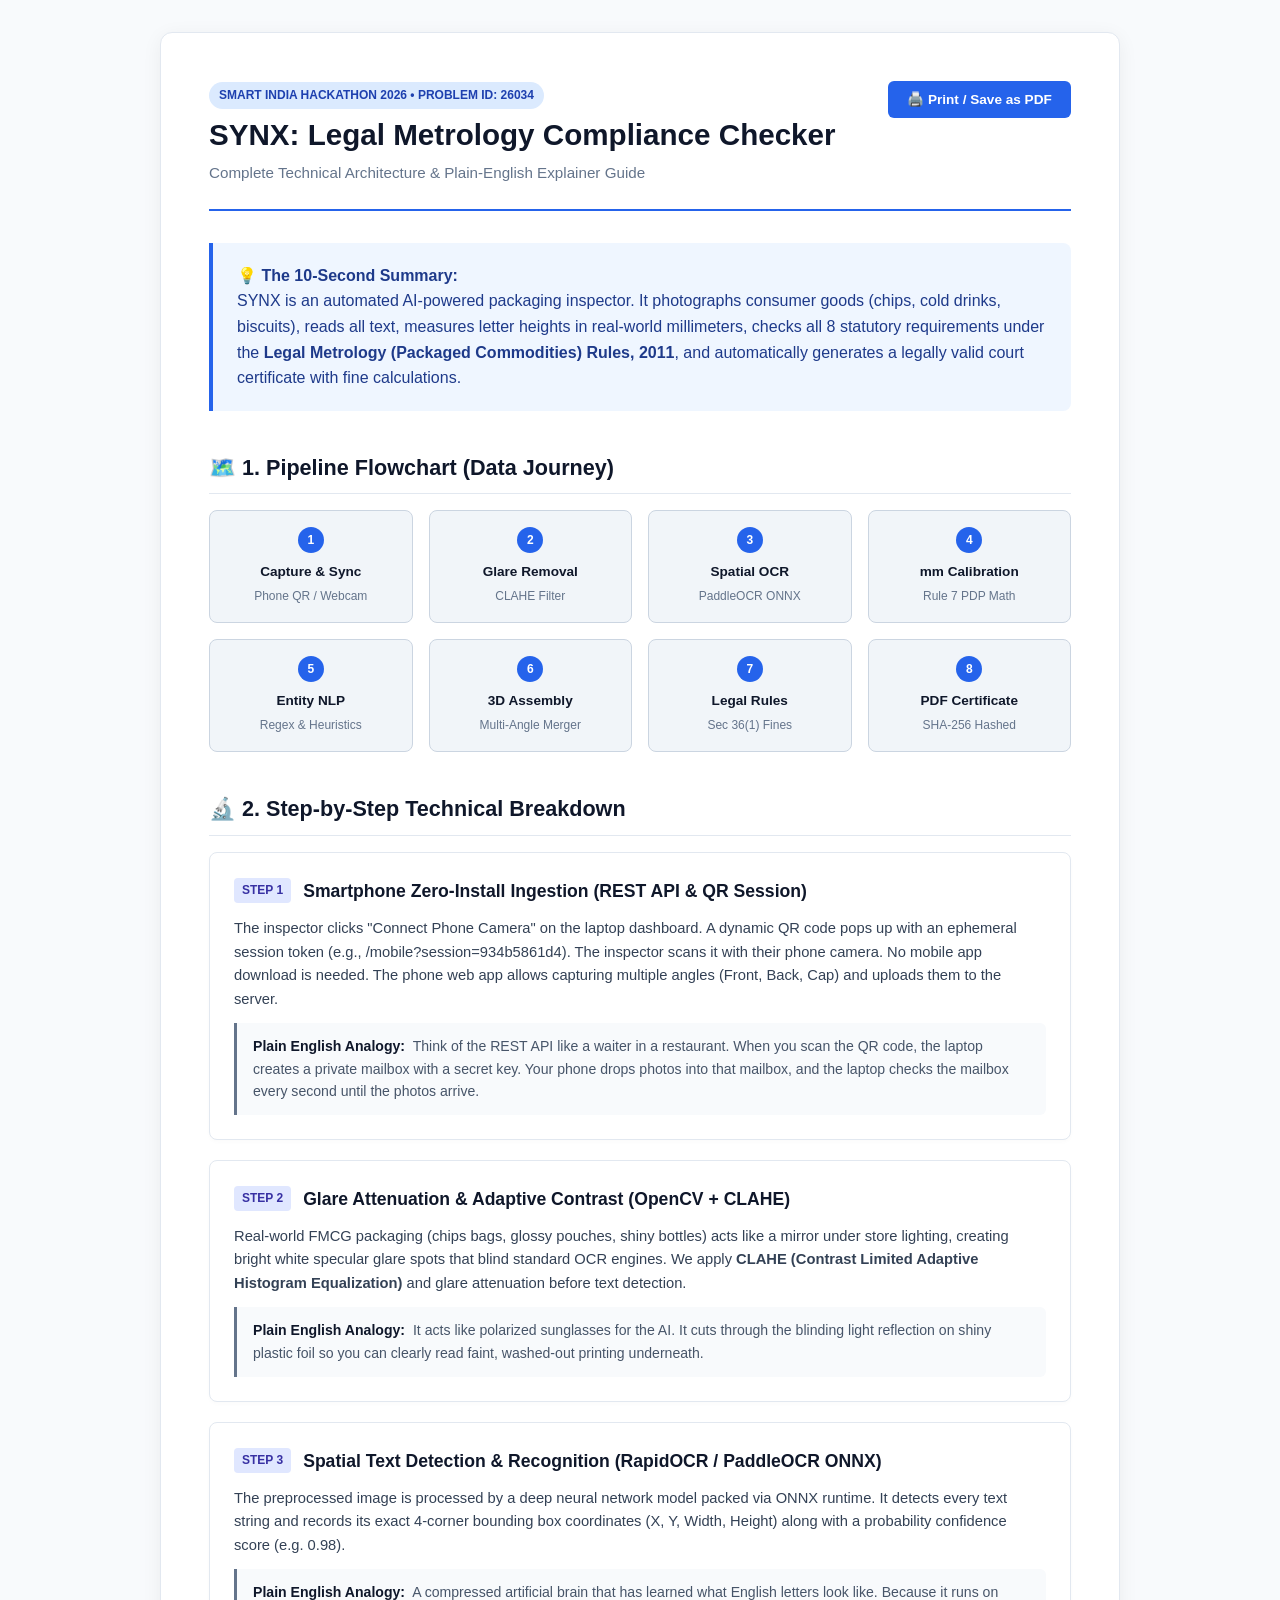
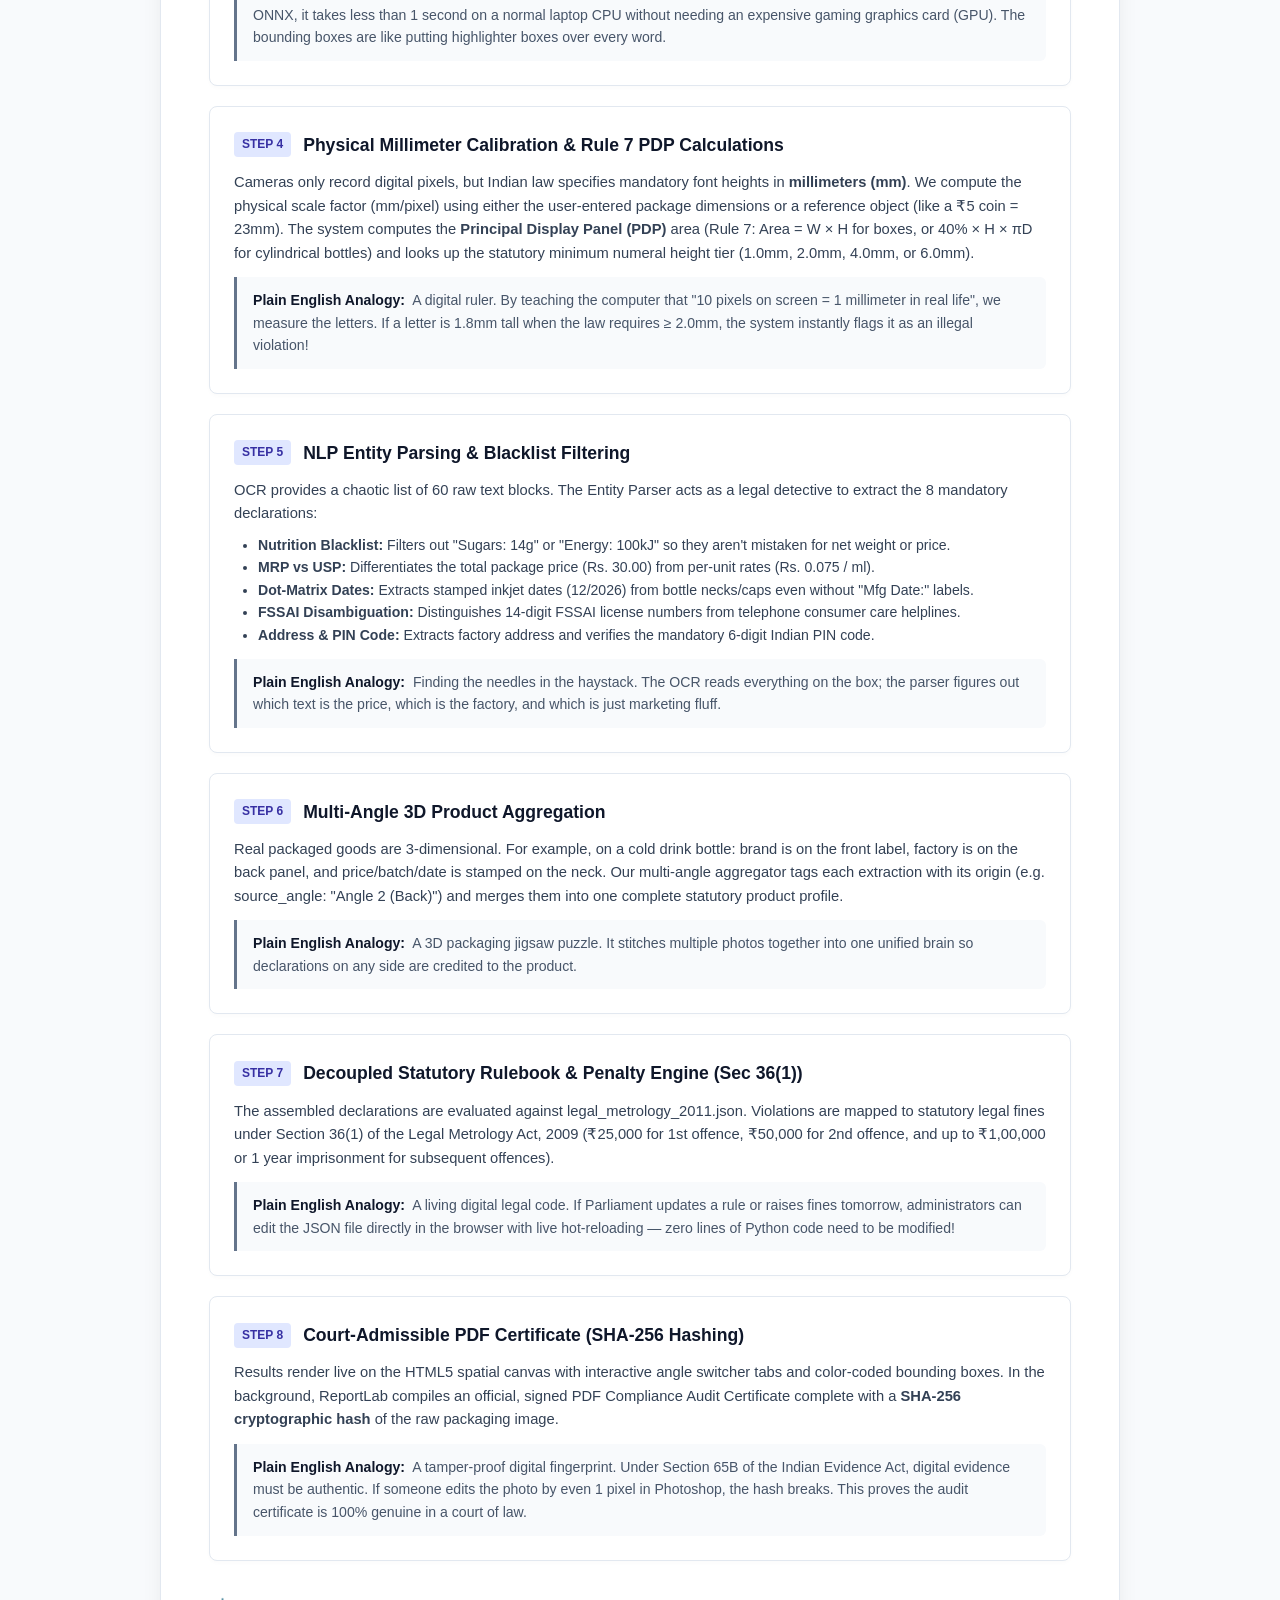
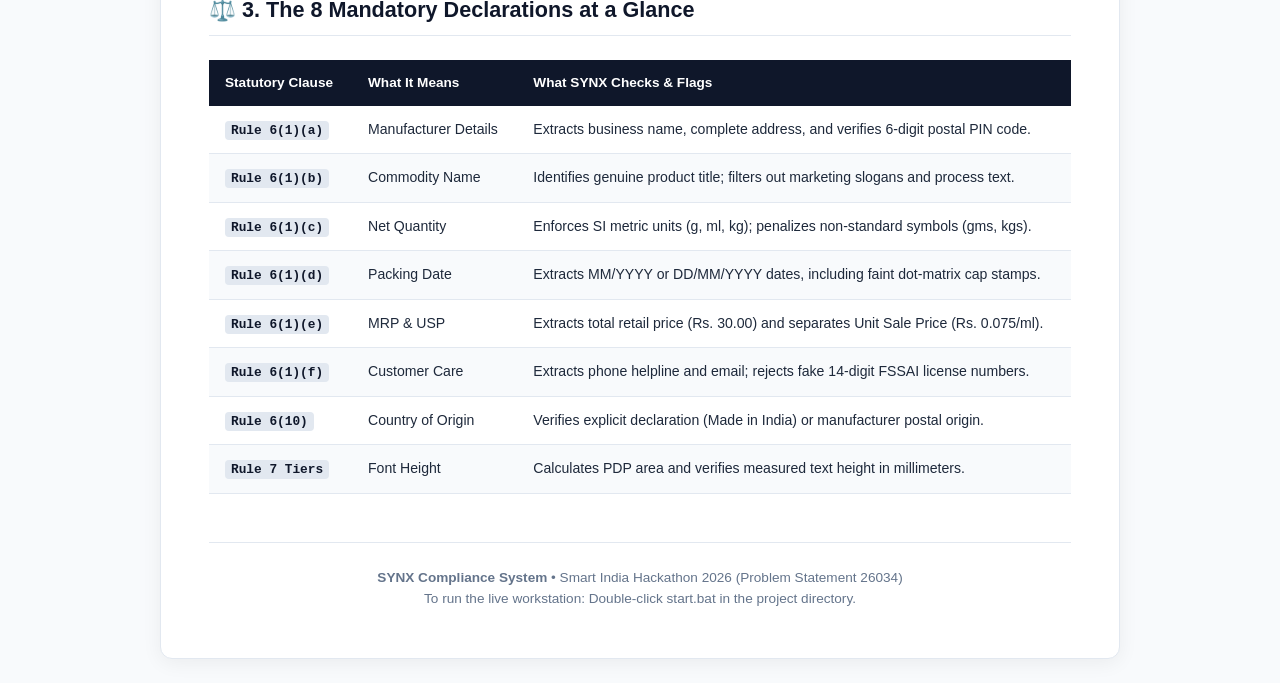
<file: SYNX_System_Explainer.html>
﻿<!DOCTYPE html>
<html lang="en">
<head>
  <meta charset="UTF-8">
  <meta name="viewport" content="width=device-width, initial-scale=1.0">
  <title>SYNX - System Architecture & Technical Explainer</title>
  <style>
    :root {
      --primary: #0f172a;
      --accent: #2563eb;
      --accent-light: #eff6ff;
      --text: #1e293b;
      --text-muted: #64748b;
      --bg: #f8fafc;
      --card-bg: #ffffff;
      --border: #e2e8f0;
      --pass: #10b981;
      --fail: #ef4444;
      --warn: #f59e0b;
    }
    * { box-sizing: border-box; margin: 0; padding: 0; font-family: -apple-system, BlinkMacSystemFont, "Segoe UI", Roboto, Helvetica, Arial, sans-serif; }
    body { background: var(--bg); color: var(--text); line-height: 1.6; padding: 2rem 1rem; }
    .container { max-width: 960px; margin: 0 auto; background: var(--card-bg); padding: 3rem; border-radius: 12px; box-shadow: 0 4px 20px rgba(0,0,0,0.06); border: 1px solid var(--border); }
    
    .header-bar { border-bottom: 2px solid var(--accent); padding-bottom: 1.5rem; margin-bottom: 2rem; display: flex; justify-content: space-between; align-items: flex-start; }
    .badge { display: inline-block; background: #dbeafe; color: #1e40af; font-size: 0.75rem; font-weight: 700; padding: 4px 10px; border-radius: 9999px; text-transform: uppercase; margin-bottom: 0.5rem; }
    h1 { font-size: 1.85rem; color: var(--primary); font-weight: 800; line-height: 1.25; }
    .subtitle { color: var(--text-muted); font-size: 0.95rem; margin-top: 0.4rem; }
    
    .btn-print { background: var(--accent); color: white; border: none; padding: 0.65rem 1.2rem; border-radius: 6px; font-weight: 600; font-size: 0.85rem; cursor: pointer; display: inline-flex; align-items: center; gap: 0.5rem; transition: background 0.2s; }
    .btn-print:hover { background: #1d4ed8; }

    .summary-box { background: var(--accent-light); border-left: 4px solid var(--accent); padding: 1.25rem 1.5rem; border-radius: 0 8px 8px 0; margin-bottom: 2.5rem; font-size: 1rem; color: #1e3a8a; }
    
    h2 { font-size: 1.35rem; color: var(--primary); margin: 2rem 0 1rem; display: flex; align-items: center; gap: 0.5rem; border-bottom: 1px solid var(--border); padding-bottom: 0.5rem; }
    
    /* Visual Diagram */
    .flow-grid { display: grid; grid-template-columns: repeat(4, 1fr); gap: 1rem; margin-bottom: 2.5rem; }
    .flow-step { background: #f1f5f9; border: 1px solid #cbd5e1; border-radius: 8px; padding: 1rem; text-align: center; position: relative; }
    .flow-num { width: 26px; height: 26px; background: var(--accent); color: white; border-radius: 50%; display: flex; align-items: center; justify-content: center; font-size: 0.75rem; font-weight: 700; margin: 0 auto 0.5rem; }
    .flow-title { font-size: 0.85rem; font-weight: 700; color: var(--primary); }
    .flow-sub { font-size: 0.75rem; color: var(--text-muted); margin-top: 0.25rem; }

    /* Step Cards */
    .step-card { background: white; border: 1px solid var(--border); border-radius: 8px; padding: 1.5rem; margin-bottom: 1.25rem; box-shadow: 0 2px 4px rgba(0,0,0,0.02); }
    .step-header { display: flex; align-items: center; gap: 0.75rem; margin-bottom: 0.75rem; }
    .step-badge { background: #e0e7ff; color: #3730a3; font-weight: 700; font-size: 0.75rem; padding: 3px 8px; border-radius: 4px; }
    .step-heading { font-size: 1.1rem; font-weight: 700; color: var(--primary); }
    .step-body { font-size: 0.92rem; color: #334155; }
    
    .analogy-box { background: #f8fafc; border-left: 3px solid #64748b; padding: 0.75rem 1rem; margin-top: 0.75rem; font-size: 0.88rem; border-radius: 0 6px 6px 0; color: #475569; }
    .analogy-label { font-weight: 700; color: #0f172a; margin-right: 0.25rem; }

    /* Tables */
    .styled-table { width: 100%; border-collapse: collapse; margin: 1.5rem 0 2.5rem; font-size: 0.88rem; }
    .styled-table th { background: #0f172a; color: white; text-align: left; padding: 0.75rem 1rem; font-weight: 600; font-size: 0.85rem; }
    .styled-table td { padding: 0.75rem 1rem; border-bottom: 1px solid var(--border); vertical-align: top; }
    .styled-table tr:nth-child(even) { background: #f8fafc; }
    .rule-tag { background: #e2e8f0; color: #0f172a; font-family: monospace; font-size: 0.8rem; font-weight: 700; padding: 2px 6px; border-radius: 4px; }

    /* Footer */
    .footer { margin-top: 3rem; border-top: 1px solid var(--border); padding-top: 1.5rem; text-align: center; color: var(--text-muted); font-size: 0.85rem; }

    @media print {
      body { background: white; padding: 0; }
      .container { border: none; box-shadow: none; padding: 0; max-width: 100%; }
      .btn-print { display: none; }
      .step-card { page-break-inside: avoid; border: 1px solid #ccc; }
      .styled-table { page-break-inside: avoid; }
    }
    @media (max-width: 768px) {
      .container { padding: 1.5rem; }
      .flow-grid { grid-template-columns: repeat(2, 1fr); }
      .header-bar { flex-direction: column; gap: 1rem; }
    }
  </style>
</head>
<body>

  <div class="container">

    <div class="header-bar">
      <div>
        <span class="badge">Smart India Hackathon 2026 • Problem ID: 26034</span>
        <h1>SYNX: Legal Metrology Compliance Checker</h1>
        <div class="subtitle">Complete Technical Architecture & Plain-English Explainer Guide</div>
      </div>
      <button class="btn-print" onclick="window.print()">🖨️ Print / Save as PDF</button>
    </div>

    <div class="summary-box">
      <b>💡 The 10-Second Summary:</b><br>
      SYNX is an automated AI-powered packaging inspector. It photographs consumer goods (chips, cold drinks, biscuits), 
      reads all text, measures letter heights in real-world millimeters, checks all 8 statutory requirements under the 
      <b>Legal Metrology (Packaged Commodities) Rules, 2011</b>, and automatically generates a legally valid court certificate with fine calculations.
    </div>

    <h2>🗺️ 1. Pipeline Flowchart (Data Journey)</h2>
    <div class="flow-grid">
      <div class="flow-step">
        <div class="flow-num">1</div>
        <div class="flow-title">Capture & Sync</div>
        <div class="flow-sub">Phone QR / Webcam</div>
      </div>
      <div class="flow-step">
        <div class="flow-num">2</div>
        <div class="flow-title">Glare Removal</div>
        <div class="flow-sub">CLAHE Filter</div>
      </div>
      <div class="flow-step">
        <div class="flow-num">3</div>
        <div class="flow-title">Spatial OCR</div>
        <div class="flow-sub">PaddleOCR ONNX</div>
      </div>
      <div class="flow-step">
        <div class="flow-num">4</div>
        <div class="flow-title">mm Calibration</div>
        <div class="flow-sub">Rule 7 PDP Math</div>
      </div>
      <div class="flow-step">
        <div class="flow-num">5</div>
        <div class="flow-title">Entity NLP</div>
        <div class="flow-sub">Regex & Heuristics</div>
      </div>
      <div class="flow-step">
        <div class="flow-num">6</div>
        <div class="flow-title">3D Assembly</div>
        <div class="flow-sub">Multi-Angle Merger</div>
      </div>
      <div class="flow-step">
        <div class="flow-num">7</div>
        <div class="flow-title">Legal Rules</div>
        <div class="flow-sub">Sec 36(1) Fines</div>
      </div>
      <div class="flow-step">
        <div class="flow-num">8</div>
        <div class="flow-title">PDF Certificate</div>
        <div class="flow-sub">SHA-256 Hashed</div>
      </div>
    </div>

    <h2>🔬 2. Step-by-Step Technical Breakdown</h2>

    <!-- Step 1 -->
    <div class="step-card">
      <div class="step-header">
        <span class="step-badge">STEP 1</span>
        <div class="step-heading">Smartphone Zero-Install Ingestion (REST API & QR Session)</div>
      </div>
      <div class="step-body">
        The inspector clicks "Connect Phone Camera" on the laptop dashboard. A dynamic QR code pops up with an ephemeral session token 
        (e.g., <code>/mobile?session=934b5861d4</code>). The inspector scans it with their phone camera. No mobile app download is needed.
        The phone web app allows capturing multiple angles (Front, Back, Cap) and uploads them to the server.
        <div class="analogy-box">
          <span class="analogy-label">Plain English Analogy:</span> 
          Think of the REST API like a waiter in a restaurant. When you scan the QR code, the laptop creates a private mailbox with a secret key. 
          Your phone drops photos into that mailbox, and the laptop checks the mailbox every second until the photos arrive.
        </div>
      </div>
    </div>

    <!-- Step 2 -->
    <div class="step-card">
      <div class="step-header">
        <span class="step-badge">STEP 2</span>
        <div class="step-heading">Glare Attenuation & Adaptive Contrast (OpenCV + CLAHE)</div>
      </div>
      <div class="step-body">
        Real-world FMCG packaging (chips bags, glossy pouches, shiny bottles) acts like a mirror under store lighting, creating bright 
        white specular glare spots that blind standard OCR engines. We apply <b>CLAHE (Contrast Limited Adaptive Histogram Equalization)</b> 
        and glare attenuation before text detection.
        <div class="analogy-box">
          <span class="analogy-label">Plain English Analogy:</span> 
          It acts like polarized sunglasses for the AI. It cuts through the blinding light reflection on shiny plastic foil so you can clearly read faint, washed-out printing underneath.
        </div>
      </div>
    </div>

    <!-- Step 3 -->
    <div class="step-card">
      <div class="step-header">
        <span class="step-badge">STEP 3</span>
        <div class="step-heading">Spatial Text Detection & Recognition (RapidOCR / PaddleOCR ONNX)</div>
      </div>
      <div class="step-body">
        The preprocessed image is processed by a deep neural network model packed via ONNX runtime. It detects every text string and records 
        its exact 4-corner bounding box coordinates (X, Y, Width, Height) along with a probability confidence score (e.g. 0.98).
        <div class="analogy-box">
          <span class="analogy-label">Plain English Analogy:</span> 
          A compressed artificial brain that has learned what English letters look like. Because it runs on ONNX, it takes less than 1 second 
          on a normal laptop CPU without needing an expensive gaming graphics card (GPU). The bounding boxes are like putting highlighter boxes over every word.
        </div>
      </div>
    </div>

    <!-- Step 4 -->
    <div class="step-card">
      <div class="step-header">
        <span class="step-badge">STEP 4</span>
        <div class="step-heading">Physical Millimeter Calibration & Rule 7 PDP Calculations</div>
      </div>
      <div class="step-body">
        Cameras only record digital pixels, but Indian law specifies mandatory font heights in <b>millimeters (mm)</b>. 
        We compute the physical scale factor (mm/pixel) using either the user-entered package dimensions or a reference object (like a ₹5 coin = 23mm). 
        The system computes the <b>Principal Display Panel (PDP)</b> area (Rule 7: Area = W × H for boxes, or 40% × H × πD for cylindrical bottles) 
        and looks up the statutory minimum numeral height tier (1.0mm, 2.0mm, 4.0mm, or 6.0mm).
        <div class="analogy-box">
          <span class="analogy-label">Plain English Analogy:</span> 
          A digital ruler. By teaching the computer that "10 pixels on screen = 1 millimeter in real life", we measure the letters. 
          If a letter is 1.8mm tall when the law requires ≥ 2.0mm, the system instantly flags it as an illegal violation!
        </div>
      </div>
    </div>

    <!-- Step 5 -->
    <div class="step-card">
      <div class="step-header">
        <span class="step-badge">STEP 5</span>
        <div class="step-heading">NLP Entity Parsing & Blacklist Filtering</div>
      </div>
      <div class="step-body">
        OCR provides a chaotic list of 60 raw text blocks. The Entity Parser acts as a legal detective to extract the 8 mandatory declarations:
        <ul style="margin: 0.5rem 0 0.5rem 1.5rem; font-size: 0.88rem;">
          <li><b>Nutrition Blacklist:</b> Filters out "Sugars: 14g" or "Energy: 100kJ" so they aren't mistaken for net weight or price.</li>
          <li><b>MRP vs USP:</b> Differentiates the total package price (<code>Rs. 30.00</code>) from per-unit rates (<code>Rs. 0.075 / ml</code>).</li>
          <li><b>Dot-Matrix Dates:</b> Extracts stamped inkjet dates (<code>12/2026</code>) from bottle necks/caps even without "Mfg Date:" labels.</li>
          <li><b>FSSAI Disambiguation:</b> Distinguishes 14-digit FSSAI license numbers from telephone consumer care helplines.</li>
          <li><b>Address & PIN Code:</b> Extracts factory address and verifies the mandatory 6-digit Indian PIN code.</li>
        </ul>
        <div class="analogy-box">
          <span class="analogy-label">Plain English Analogy:</span> 
          Finding the needles in the haystack. The OCR reads everything on the box; the parser figures out which text is the price, which is the factory, and which is just marketing fluff.
        </div>
      </div>
    </div>

    <!-- Step 6 -->
    <div class="step-card">
      <div class="step-header">
        <span class="step-badge">STEP 6</span>
        <div class="step-heading">Multi-Angle 3D Product Aggregation</div>
      </div>
      <div class="step-body">
        Real packaged goods are 3-dimensional. For example, on a cold drink bottle: brand is on the front label, factory is on the back panel, 
        and price/batch/date is stamped on the neck. Our multi-angle aggregator tags each extraction with its origin (e.g. <code>source_angle: "Angle 2 (Back)"</code>) 
        and merges them into one complete statutory product profile.
        <div class="analogy-box">
          <span class="analogy-label">Plain English Analogy:</span> 
          A 3D packaging jigsaw puzzle. It stitches multiple photos together into one unified brain so declarations on any side are credited to the product.
        </div>
      </div>
    </div>

    <!-- Step 7 -->
    <div class="step-card">
      <div class="step-header">
        <span class="step-badge">STEP 7</span>
        <div class="step-heading">Decoupled Statutory Rulebook & Penalty Engine (Sec 36(1))</div>
      </div>
      <div class="step-body">
        The assembled declarations are evaluated against <code>legal_metrology_2011.json</code>. 
        Violations are mapped to statutory legal fines under Section 36(1) of the Legal Metrology Act, 2009 (₹25,000 for 1st offence, 
        ₹50,000 for 2nd offence, and up to ₹1,00,000 or 1 year imprisonment for subsequent offences).
        <div class="analogy-box">
          <span class="analogy-label">Plain English Analogy:</span> 
          A living digital legal code. If Parliament updates a rule or raises fines tomorrow, administrators can edit the JSON file directly in the browser with live hot-reloading — zero lines of Python code need to be modified!
        </div>
      </div>
    </div>

    <!-- Step 8 -->
    <div class="step-card">
      <div class="step-header">
        <span class="step-badge">STEP 8</span>
        <div class="step-heading">Court-Admissible PDF Certificate (SHA-256 Hashing)</div>
      </div>
      <div class="step-body">
        Results render live on the HTML5 spatial canvas with interactive angle switcher tabs and color-coded bounding boxes. 
        In the background, ReportLab compiles an official, signed PDF Compliance Audit Certificate complete with a 
        <b>SHA-256 cryptographic hash</b> of the raw packaging image.
        <div class="analogy-box">
          <span class="analogy-label">Plain English Analogy:</span> 
          A tamper-proof digital fingerprint. Under Section 65B of the Indian Evidence Act, digital evidence must be authentic. 
          If someone edits the photo by even 1 pixel in Photoshop, the hash breaks. This proves the audit certificate is 100% genuine in a court of law.
        </div>
      </div>
    </div>

    <h2>⚖️ 3. The 8 Mandatory Declarations at a Glance</h2>
    <table class="styled-table">
      <thead>
        <tr>
          <th>Statutory Clause</th>
          <th>What It Means</th>
          <th>What SYNX Checks & Flags</th>
        </tr>
      </thead>
      <tbody>
        <tr>
          <td><span class="rule-tag">Rule 6(1)(a)</span></td>
          <td>Manufacturer Details</td>
          <td>Extracts business name, complete address, and verifies 6-digit postal PIN code.</td>
        </tr>
        <tr>
          <td><span class="rule-tag">Rule 6(1)(b)</span></td>
          <td>Commodity Name</td>
          <td>Identifies genuine product title; filters out marketing slogans and process text.</td>
        </tr>
        <tr>
          <td><span class="rule-tag">Rule 6(1)(c)</span></td>
          <td>Net Quantity</td>
          <td>Enforces SI metric units (g, ml, kg); penalizes non-standard symbols (gms, kgs).</td>
        </tr>
        <tr>
          <td><span class="rule-tag">Rule 6(1)(d)</span></td>
          <td>Packing Date</td>
          <td>Extracts MM/YYYY or DD/MM/YYYY dates, including faint dot-matrix cap stamps.</td>
        </tr>
        <tr>
          <td><span class="rule-tag">Rule 6(1)(e)</span></td>
          <td>MRP & USP</td>
          <td>Extracts total retail price (Rs. 30.00) and separates Unit Sale Price (Rs. 0.075/ml).</td>
        </tr>
        <tr>
          <td><span class="rule-tag">Rule 6(1)(f)</span></td>
          <td>Customer Care</td>
          <td>Extracts phone helpline and email; rejects fake 14-digit FSSAI license numbers.</td>
        </tr>
        <tr>
          <td><span class="rule-tag">Rule 6(10)</span></td>
          <td>Country of Origin</td>
          <td>Verifies explicit declaration (Made in India) or manufacturer postal origin.</td>
        </tr>
        <tr>
          <td><span class="rule-tag">Rule 7 Tiers</span></td>
          <td>Font Height</td>
          <td>Calculates PDP area and verifies measured text height in millimeters.</td>
        </tr>
      </tbody>
    </table>

    <div class="footer">
      <b>SYNX Compliance System</b> • Smart India Hackathon 2026 (Problem Statement 26034)<br>
      To run the live workstation: Double-click <code>start.bat</code> in the project directory.
    </div>

  </div>

</body>
</html>
</file>
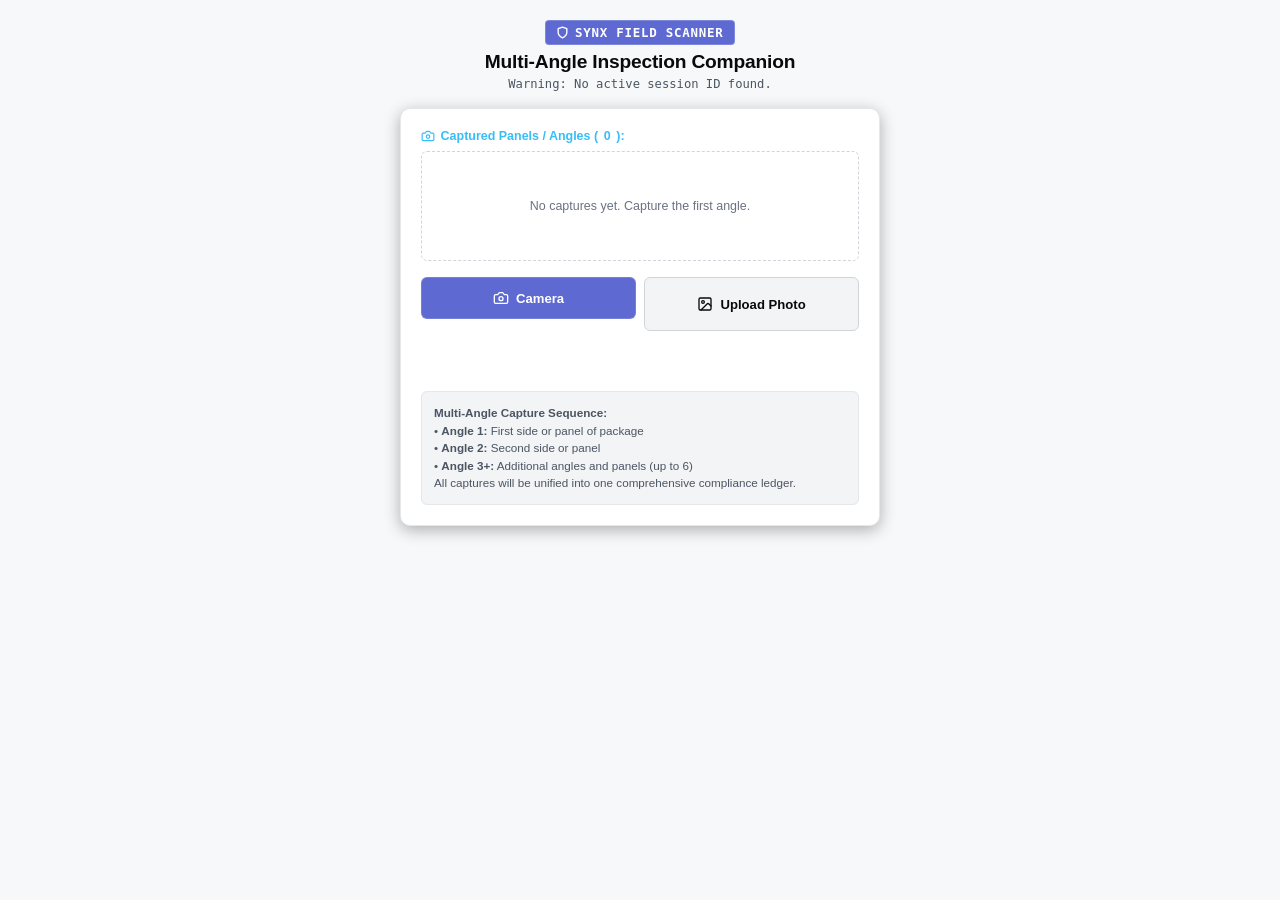
<file: app/static/mobile.html>
<!DOCTYPE html>
<html lang="en">
<head>
  <meta charset="UTF-8">
  <meta name="viewport" content="width=device-width, initial-scale=1.0, maximum-scale=1.0, user-scalable=no">
  <title>SYNX - Mobile Field Scanner | SIH 2026</title>
  <style>
    :root, [data-theme="dark"] {
      --bg-app: #08090a;
      --bg-card: #121316;
      --bg-subtle: #18191c;
      --bg-hover: #1e1f23;
      --border-color: rgba(255, 255, 255, 0.08);
      --border-strong: rgba(255, 255, 255, 0.16);
      --text-primary: #f7f8f8;
      --text-secondary: #d0d6e0;
      --text-muted: #8a8f98;
      --accent-primary: #5e6ad2;
      --accent-primary-hover: #7170ff;
      --accent-green: #27a644;
      --font-mono: 'JetBrains Mono', 'Fira Code', monospace;
    }

    [data-theme="light"] {
      --bg-app: #f7f8f9;
      --bg-card: #ffffff;
      --bg-subtle: #f3f4f6;
      --bg-hover: #e5e7eb;
      --border-color: #e5e7eb;
      --border-strong: #d1d5db;
      --text-primary: #090a0c;
      --text-secondary: #4b5563;
      --text-muted: #6b7280;
      --accent-primary: #5e6ad2;
      --accent-primary-hover: #4e5ac0;
      --accent-green: #16a34a;
    }

    * { box-sizing: border-box; margin: 0; padding: 0; }
    body {
      font-family: -apple-system, BlinkMacSystemFont, 'Segoe UI', Roboto, Helvetica, Arial, sans-serif;
      background: var(--bg-app);
      color: var(--text-primary);
      min-height: 100vh;
      display: flex;
      flex-direction: column;
      align-items: center;
      padding: 1.25rem 1rem;
      -webkit-font-smoothing: antialiased;
      transition: background-color 0.2s ease, color 0.2s ease;
    }
    .header {
      text-align: center;
      margin-bottom: 1.1rem;
      width: 100%;
    }
    .badge {
      display: inline-flex;
      align-items: center;
      gap: 0.35rem;
      background: var(--accent-primary);
      color: #fff;
      font-weight: 700;
      font-family: var(--font-mono);
      font-size: 0.78rem;
      letter-spacing: 0.06em;
      padding: 0.25rem 0.65rem;
      border-radius: 4px;
      margin-bottom: 0.4rem;
      border: 1px solid rgba(255, 255, 255, 0.2);
    }
    .title {
      font-size: 1.2rem;
      font-weight: 700;
      letter-spacing: -0.01em;
    }
    .subtitle {
      font-size: 0.76rem;
      color: var(--text-secondary);
      margin-top: 0.2rem;
      font-family: var(--font-mono);
    }
    .card {
      background: var(--bg-card);
      border: 1px solid var(--border-color);
      border-radius: 10px;
      padding: 1.25rem;
      width: 100%;
      max-width: 480px;
      box-shadow: 0 4px 16px rgba(0, 0, 0, 0.3);
      text-align: center;
    }
    .gallery-container {
      display: grid;
      grid-template-columns: repeat(3, 1fr);
      gap: 0.5rem;
      margin-bottom: 1rem;
      min-height: 110px;
    }
    .thumb-card {
      background: var(--bg-subtle);
      border: 1px solid var(--border-strong);
      border-radius: 6px;
      height: 110px;
      overflow: hidden;
      position: relative;
      display: flex;
      flex-direction: column;
      align-items: center;
      justify-content: center;
    }
    .thumb-card img {
      width: 100%;
      height: 85px;
      object-fit: cover;
    }
    .thumb-tag {
      font-size: 0.64rem;
      color: #7dd3fc;
      font-weight: 600;
      font-family: var(--font-mono);
      background: rgba(10, 13, 20, 0.95);
      width: 100%;
      padding: 2px 0;
      border-top: 1px solid var(--border-color);
    }
    .thumb-card .btn-del {
      position: absolute;
      top: 2px;
      right: 2px;
      background: rgba(239, 68, 68, 0.85);
      color: #fff;
      border: none;
      border-radius: 50%;
      width: 18px;
      height: 18px;
      font-size: 10px;
      cursor: pointer;
      display: flex;
      align-items: center;
      justify-content: center;
    }
    .btn {
      width: 100%;
      padding: 0.75rem;
      border-radius: 6px;
      font-size: 0.88rem;
      font-weight: 600;
      border: 1px solid transparent;
      cursor: pointer;
      display: flex;
      align-items: center;
      justify-content: center;
      gap: 0.45rem;
      transition: background-color 0.15s ease;
      font-family: inherit;
    }
    .btn-camera {
      background: var(--accent-primary);
      color: #fff;
      border-color: rgba(255, 255, 255, 0.15);
      margin-bottom: 0.75rem;
    }
    .btn-camera:hover {
      background: var(--accent-primary-hover);
    }
    .btn-submit {
      background: var(--accent-green);
      color: #fff;
      border-color: rgba(255, 255, 255, 0.15);
    }
    .btn-submit:hover {
      background: #047857;
    }
    .status-msg {
      margin-top: 1rem;
      font-size: 0.8rem;
      font-weight: 600;
      min-height: 24px;
    }
    .btn:disabled,
    .btn.btn-loading {
      opacity: 0.8;
      cursor: wait;
      pointer-events: none;
    }
    .btn-spinner {
      display: inline-block;
      animation: spin 0.8s linear infinite;
      flex-shrink: 0;
      vertical-align: middle;
      transform-origin: center center;
    }
    .spinner {
      border: 2px solid rgba(255,255,255,0.2);
      border-left-color: #fff;
      border-radius: 50%;
      width: 16px;
      height: 16px;
      animation: spin 0.7s linear infinite;
      display: inline-block;
      vertical-align: middle;
    }
    @keyframes spin { 0% { transform: rotate(0deg); } 100% { transform: rotate(360deg); } }
    .tips {
      margin-top: 1.25rem;
      font-size: 0.73rem;
      color: var(--text-secondary);
      text-align: left;
      line-height: 1.5;
      background: var(--bg-subtle);
      padding: 0.75rem;
      border-radius: 6px;
      border: 1px solid var(--border-color);
    }
  </style>
</head>
<body>

  <div class="header">
    <div class="badge">
      <svg width="13" height="13" viewBox="0 0 24 24" fill="none" stroke="currentColor" stroke-width="2.5" stroke-linecap="round" stroke-linejoin="round">
        <path d="M12 22s8-4 8-10V5l-8-3-8 3v7c0 6 8 10 8 10z"/>
      </svg>
      SYNX FIELD SCANNER
    </div>
    <div class="title">Multi-Angle Inspection Companion</div>
    <div class="subtitle" id="sessionInfo">Connecting to workstation...</div>
  </div>

  <div class="card">
    <div style="font-size: 0.78rem; font-weight: 600; color: #38bdf8; margin-bottom: 0.5rem; text-align: left; display: flex; align-items: center; gap: 0.35rem;">
      <svg width="14" height="14" viewBox="0 0 24 24" fill="none" stroke="currentColor" stroke-width="2" stroke-linecap="round" stroke-linejoin="round">
        <path d="M14.5 4h-5L7 7H4a2 2 0 0 0-2 2v9a2 2 0 0 0 2 2h16a2 2 0 0 0 2-2V9a2 2 0 0 0-2-2h-3l-2.5-3z"/>
        <circle cx="12" cy="13" r="3"/>
      </svg>
      Captured Panels / Angles (<span id="photoCount">0</span>):
    </div>

    <!-- Gallery of captured angles -->
    <div class="gallery-container" id="galleryBox">
      <div style="grid-column: span 3; color: var(--text-muted); font-size: 0.78rem; display: flex; align-items: center; justify-content: center; height: 110px; border: 1.5px dashed var(--border-strong); border-radius: 6px;" id="emptyPlaceholder">
        No captures yet. Capture the first angle.
      </div>
    </div>

    <!-- Hidden inputs for camera capture and gallery upload -->
    <input type="file" id="cameraInput" accept="image/*" capture="environment" style="display: none;" onchange="onPhotoSelected(event)">
    <input type="file" id="galleryInput" accept="image/*" style="display: none;" onchange="onPhotoSelected(event)">

    <div style="display: flex; gap: 0.5rem; width: 100%; margin-bottom: 0.6rem;">
      <button class="btn btn-camera" id="btnSnap" style="flex: 1; padding: 0.75rem 0.4rem; font-size: 0.82rem;" onclick="document.getElementById('cameraInput').click()">
        <svg width="16" height="16" viewBox="0 0 24 24" fill="none" stroke="currentColor" stroke-width="2" stroke-linecap="round" stroke-linejoin="round">
          <path d="M14.5 4h-5L7 7H4a2 2 0 0 0-2 2v9a2 2 0 0 0 2 2h16a2 2 0 0 0 2-2V9a2 2 0 0 0-2-2h-3l-2.5-3z"/>
          <circle cx="12" cy="13" r="3"/>
        </svg>
        <span>Camera</span>
      </button>

      <button class="btn" id="btnGallery" style="flex: 1; padding: 0.75rem 0.4rem; font-size: 0.82rem; background: var(--bg-subtle); color: var(--text-primary); border: 1px solid var(--border-strong);" onclick="document.getElementById('galleryInput').click()">
        <svg width="16" height="16" viewBox="0 0 24 24" fill="none" stroke="currentColor" stroke-width="2" stroke-linecap="round" stroke-linejoin="round">
          <rect width="18" height="18" x="3" y="3" rx="2" ry="2"/>
          <circle cx="9" cy="9" r="2"/>
          <path d="m21 15-3.086-3.086a2 2 0 0 0-2.828 0L6 21"/>
        </svg>
        <span>Upload Photo</span>
      </button>
    </div>

    <button class="btn btn-submit" id="btnSubmitAll" style="display: none;" onclick="submitAllAngles()">
      <svg width="16" height="16" viewBox="0 0 24 24" fill="none" stroke="currentColor" stroke-width="2" stroke-linecap="round" stroke-linejoin="round">
        <path d="M22 2 11 13"/>
        <path d="m22 2-7 20-4-9-9-4 20-7z"/>
      </svg>
      Transmit All (<span id="submitCount">0</span>) Angles to Workstation
    </button>

    <div class="status-msg" id="statusMsg"></div>

    <div class="tips">
      <b>Multi-Angle Capture Sequence:</b><br>
      • <b>Angle 1:</b> First side or panel of package<br>
      • <b>Angle 2:</b> Second side or panel<br>
      • <b>Angle 3+:</b> Additional angles and panels (up to 6)<br>
      All captures will be unified into one comprehensive compliance ledger.
    </div>
  </div>

  <script>
    // Theme Management
    function initMobileTheme() {
      const t = localStorage.getItem('synx_theme') || 'light';
      document.documentElement.setAttribute('data-theme', t);
    }
    initMobileTheme();

    const urlParams = new URLSearchParams(window.location.search);
    const sessionId = urlParams.get('session');
    let uploadedImages = [];

    if (sessionId) {
      document.getElementById('sessionInfo').textContent = `Syncing with Session: ${sessionId.substring(0, 8)}...`;
    } else {
      document.getElementById('sessionInfo').textContent = 'Warning: No active session ID found.';
    }

    const MAX_UPLOAD_FILES = 6;
    const MAX_FILE_SIZE_BYTES = 10 * 1024 * 1024;

    async function onPhotoSelected(event) {
      const files = event.target.files;
      if (!files || files.length === 0) return;

      if (!sessionId) {
        alert('Error: No active session ID found. Please re-scan the QR code from the workstation.');
        event.target.value = '';
        return;
      }

      if (uploadedImages.length >= MAX_UPLOAD_FILES) {
        alert(`Session Limit Reached:\nYou have already captured the maximum allowed ${MAX_UPLOAD_FILES} angles.\nTap 'Transmit All' to run the compliance audit.`);
        event.target.value = '';
        return;
      }

      const file = files[0];
      if (file.size > MAX_FILE_SIZE_BYTES) {
        const sizeMB = (file.size / (1024 * 1024)).toFixed(1);
        alert(`Photo Too Large:\nPhoto is ${sizeMB} MB. Maximum allowed size is 10 MB per capture.`);
        event.target.value = '';
        return;
      }

      const statusMsg = document.getElementById('statusMsg');
      statusMsg.innerHTML = '<span class="spinner"></span> Transmitting angle to session...';
      statusMsg.style.color = '#fbbf24';

      const formData = new FormData();
      formData.append('file', file);

      try {
        const res = await fetch(`/api/mobile/upload/${sessionId}`, {
          method: 'POST',
          body: formData
        });

        if (!res.ok) {
          const errData = await res.json().catch(() => ({}));
          throw new Error(errData.detail || `Upload failed (Status ${res.status})`);
        }
        const data = await res.json();

        uploadedImages = data.images || [];
        renderGallery();

        statusMsg.innerHTML = `Angle #${uploadedImages.length} saved! Capture another angle or transmit to workstation.`;
        statusMsg.style.color = '#34d399';

        document.getElementById('btnSubmitAll').style.display = 'flex';
        document.getElementById('btnSnap').innerHTML = `
          <svg width="16" height="16" viewBox="0 0 24 24" fill="none" stroke="currentColor" stroke-width="2" stroke-linecap="round" stroke-linejoin="round">
            <path d="M14.5 4h-5L7 7H4a2 2 0 0 0-2 2v9a2 2 0 0 0 2 2h16a2 2 0 0 0 2-2V9a2 2 0 0 0-2-2h-3l-2.5-3z"/>
            <circle cx="12" cy="13" r="3"/>
          </svg>
          <span>Camera (Side #${uploadedImages.length + 1})</span>
        `;
      } catch (err) {
        statusMsg.textContent = `Upload failed: ${err.message}`;
        statusMsg.style.color = '#f87171';
      } finally {
        event.target.value = '';
      }
    }

    function renderGallery() {
      const box = document.getElementById('galleryBox');
      const placeholder = document.getElementById('emptyPlaceholder');
      const countEl = document.getElementById('photoCount');
      const subCount = document.getElementById('submitCount');

      countEl.textContent = uploadedImages.length;
      subCount.textContent = uploadedImages.length;

      if (uploadedImages.length === 0) {
        box.innerHTML = '';
        box.appendChild(placeholder);
        return;
      }

      box.innerHTML = '';

      uploadedImages.forEach((img, idx) => {
        const card = document.createElement('div');
        card.className = 'thumb-card';
        card.innerHTML = `
          <button type="button" class="btn-del" title="Remove this angle" onclick="deleteMobileAngle(${idx}, event)">&times;</button>
          <img src="${img.image_url}" alt="Angle ${idx+1}">
          <div class="thumb-tag">Angle ${idx+1}</div>
        `;
        box.appendChild(card);
      });
    }

    async function deleteMobileAngle(idx, event) {
      if (event) event.stopPropagation();
      if (idx < 0 || idx >= uploadedImages.length) return;
      const target = uploadedImages[idx];

      const statusMsg = document.getElementById('statusMsg');
      statusMsg.innerHTML = '<span class="spinner"></span> Removing angle...';
      statusMsg.style.color = '#fbbf24';

      try {
        const res = await fetch(`/api/mobile/delete/${sessionId}/${encodeURIComponent(target.filename)}`, {
          method: 'POST'
        });
        if (!res.ok) {
          const errData = await res.json().catch(() => ({}));
          throw new Error(errData.detail || 'Failed to remove angle');
        }

        uploadedImages.splice(idx, 1);
        renderGallery();

        if (uploadedImages.length === 0) {
          document.getElementById('btnSubmitAll').style.display = 'none';
          statusMsg.innerHTML = 'Angle removed. Ready to capture.';
          statusMsg.style.color = 'var(--text-muted)';
          document.getElementById('btnSnap').innerHTML = `
            <svg width="16" height="16" viewBox="0 0 24 24" fill="none" stroke="currentColor" stroke-width="2" stroke-linecap="round" stroke-linejoin="round">
              <path d="M14.5 4h-5L7 7H4a2 2 0 0 0-2 2v9a2 2 0 0 0 2 2h16a2 2 0 0 0 2-2V9a2 2 0 0 0-2-2h-3l-2.5-3z"/>
              <circle cx="12" cy="13" r="3"/>
            </svg>
            <span>Camera</span>
          `;
        } else {
          statusMsg.innerHTML = `Angle removed. ${uploadedImages.length} angle(s) in session.`;
          statusMsg.style.color = '#34d399';
          document.getElementById('btnSnap').innerHTML = `
            <svg width="16" height="16" viewBox="0 0 24 24" fill="none" stroke="currentColor" stroke-width="2" stroke-linecap="round" stroke-linejoin="round">
              <path d="M14.5 4h-5L7 7H4a2 2 0 0 0-2 2v9a2 2 0 0 0 2 2h16a2 2 0 0 0 2-2V9a2 2 0 0 0-2-2h-3l-2.5-3z"/>
              <circle cx="12" cy="13" r="3"/>
            </svg>
            <span>Camera (Side #${uploadedImages.length + 1})</span>
          `;
        }
      } catch (err) {
        statusMsg.textContent = `Error removing angle: ${err.message}`;
        statusMsg.style.color = '#f87171';
      }
    }

    async function submitAllAngles() {
      if (uploadedImages.length === 0) return;

      const statusMsg = document.getElementById('statusMsg');
      const btnSubmit = document.getElementById('btnSubmitAll');

      btnSubmit.disabled = true;
      btnSubmit.classList.add('btn-loading');
      btnSubmit.innerHTML = `
        <svg class="btn-spinner" width="16" height="16" viewBox="0 0 24 24" fill="none" stroke="currentColor" stroke-width="2.5" stroke-linecap="round" stroke-linejoin="round" aria-hidden="true">
          <path d="M21 12a9 9 0 1 1-6.219-8.56"/>
        </svg>
        <span>Analyzing Compliance...</span>
      `;
      statusMsg.innerHTML = '<span class="spinner"></span> Transmitting all captures & analyzing compliance...';
      statusMsg.style.color = '#fbbf24';

      try {
        const res = await fetch(`/api/mobile/submit/${sessionId}`, { method: 'POST' });
        if (!res.ok) {
          const errData = await res.json().catch(() => ({}));
          throw new Error(errData.detail || `Submission failed (Status ${res.status})`);
        }

        statusMsg.innerHTML = `<b>✓ All ${uploadedImages.length} capture(s) transmitted!</b><br>Workstation is now running unified Legal Metrology audit.`;
        statusMsg.style.color = '#34d399';
        btnSubmit.style.display = 'none';
        btnSubmit.classList.remove('btn-loading');
        document.getElementById('btnSnap').innerHTML = `
          <svg width="16" height="16" viewBox="0 0 24 24" fill="none" stroke="currentColor" stroke-width="2" stroke-linecap="round" stroke-linejoin="round">
            <path d="M14.5 4h-5L7 7H4a2 2 0 0 0-2 2v9a2 2 0 0 0 2 2h16a2 2 0 0 0 2-2V9a2 2 0 0 0-2-2h-3l-2.5-3z"/>
            <circle cx="12" cy="13" r="3"/>
          </svg>
          Begin Next Commodity
        `;
      } catch (err) {
        statusMsg.textContent = `Submit error: ${err.message}`;
        statusMsg.style.color = '#f87171';
        btnSubmit.disabled = false;
        btnSubmit.classList.remove('btn-loading');
        btnSubmit.innerHTML = `
          <svg width="16" height="16" viewBox="0 0 24 24" fill="none" stroke="currentColor" stroke-width="2" stroke-linecap="round" stroke-linejoin="round">
            <path d="M22 2 11 13"/>
            <path d="m22 2-7 20-4-9-9-4 20-7z"/>
          </svg>
          Transmit All (<span id="submitCount">${uploadedImages.length}</span>) Angles to Workstation
        `;
      }
    }
  </script>
</body>
</html>
</file>
